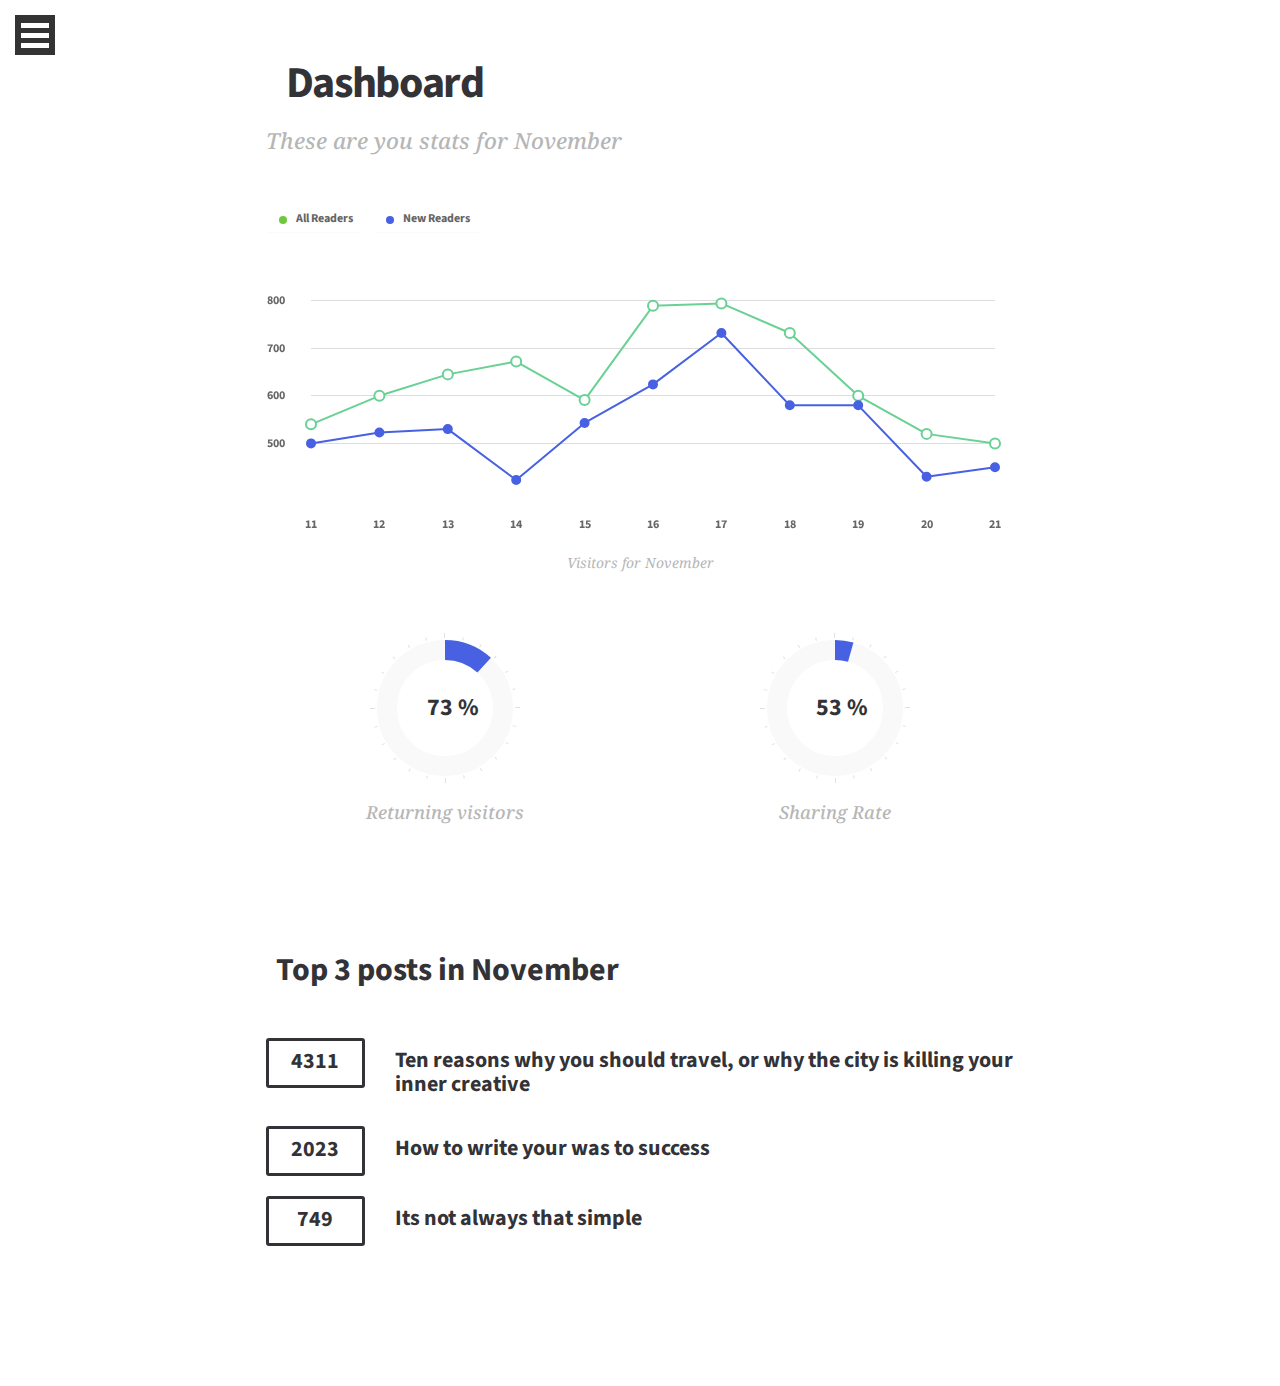
<file: dashboard.html>
<!DOCTYPE html>
<html class="no-js">
    <head>
        <meta charset="utf-8">
        <meta http-equiv="X-UA-Compatible" content="IE=edge,chrome=1">
        <title>Dashboard</title>
        <meta name="description" content="">
        <meta name="viewport" content="width=device-width">

        <link rel="stylesheet" href="css/bootstrap.min.css">
        <link rel="stylesheet" href="css/main.css">

        <script src="js/vendor/modernizr-2.6.2-respond-1.1.0.min.js"></script>
    </head>
    <body>

    <span class="menu-trigger writer-icon menu-dashboard animated fadeInDown">
        <span class="bar"></span>
        <span class="bar"></span>
        <span class="bar"></span>
    </span>

    <!-- if the user has javascript disabled they can still use the menu -->
    <noscript>
        <div class="no-js-menu no-js-dashboard">
            <ul>
                <li><i class="entypo-home"></i><a href="index.html">Home</a></li>
                <li><i class="entypo-user"></i><a href="#">John Smith</a></li>
                <li><i class="entypo-star"></i><a href="favorites.html">Favorites</a></li>
                <li><i class="entypo-chart-area"></i><a href="dashboard.html">Stats</a></li>
            </ul>
        </div>
    </noscript>
    <!-- end no script -->

    <div class="container">
        <div class="row">

        <div id="menu">
            <ul>
                <li><i class="entypo-home"></i><a href="index.html">Home</a></li>
                <li><i class="entypo-user"></i><a href="">John Smith</a></li>
                <li><i class="entypo-star"></i><a href="favorites.html">Favorites</a></li>
                <li><i class="entypo-chart-area"></i><a href="dashboard.html">Stats</a></li>
            </ul>
        </div>
        <div class="col-xs-12 main-content single-content stats-content">

            <h1><i class="entypo-window"></i>Dashboard</h1>
            <h3 class="stats-subtitle">These are you stats for November</h3>

            <!-- Graph HTML -->
            <div id="graph-wrapper">
                <div class="graph-info">
                    <a class="visitors">All Readers</a>
                    <a class="returning">New Readers</a>

                    <a href="#" id="bars">
                        <i class="entypo-chart-bar"></i>
                    </a>

                    <a href="#" id="lines" class="active">
                        <i class="entypo-chart-line"></i>
                    </a>
                </div>

                <div class="graph-container">
                    <div id="graph-lines"></div>
                    <div id="graph-bars"></div>
                </div>
            <!-- end Graph HTML -->
            </div>
            <span class="graph-title"> Visitors for November </span>

            <div class="row pie-charts"> <!-- PIE CHARTS -->

                <div class="col-xs-12 col-sm-6">
                    <div class="chart chart-visitors percentage" data-percent="73">
                        <span >73</span>
                    </div>
                    <div class="pie-title">
                        <h3>Returning visitors </h3>
                    </div>
                </div>

                <div class="col-xs-12 col-sm-6">

                    <div class="chart chart-downloads percentage" data-percent="53">
                        <span>53</span>
                    </div>
                    <div class="pie-title">
                        <h3>Sharing Rate </h3>
                    </div>
                </div>
            </div><!-- END PIE ROW -->

            <div class="row">
                <div class="top-posts col-xs-12">
                    <h2><i class="entypo-trophy"></i> Top 3 posts in November</h2>
                </div>

                <div class="col-xs-12 col-sm-3 col-md-2">
                    <span class="view-count">4311</span>
                </div>

                <div class="col-xs-12 col-sm-9 col-md-10">
                    <h3 class="top-post"> <a href="#">Ten reasons why you should travel, or why the city is killing your inner creative</a></h3>
                </div>

                 <div class="col-xs-12 col-sm-3 col-md-2">
                    <span class="view-count">2023</span>
                </div>

                <div class="col-xs-12 col-sm-9 col-md-10">
                    <h3 class="top-post"> <a href="#"> How to write your was to success</a></h3>
                </div>

                 <div class="col-xs-12 col-sm-3 col-md-2">
                    <span class="view-count">749</span>
                </div>

                <div class="col-xs-12 col-sm-9 col-md-10">
                    <h3 class="top-post"><a href="#">Its not always that simple</a></h3>
                </div>

            </div>


        </div><!-- main-content/col -->

        </div> <!--/row -->

    </div> <!-- /container -->

          <script src="//ajax.googleapis.com/ajax/libs/jquery/1.10.2/jquery.min.js"></script>
        <script>window.jQuery || document.write('<script src="js/vendor/jquery-1.10.1.min.js"><\/script>')</script>

        <script src="js/vendor/jquery.jpanelmenu.min.js"></script>
        <script src="js/vendor/jquery.flot.min.js"></script>
        <script src="js/vendor/jquery.flot.resize.min.js"></script>
        <script src="js/vendor/jquery.easypiechart.min.js"></script>
        <script src="js/vendor/bootstrap.min.js"></script>

        <script src="js/main.js"></script>
    </body>
</html>
</file>
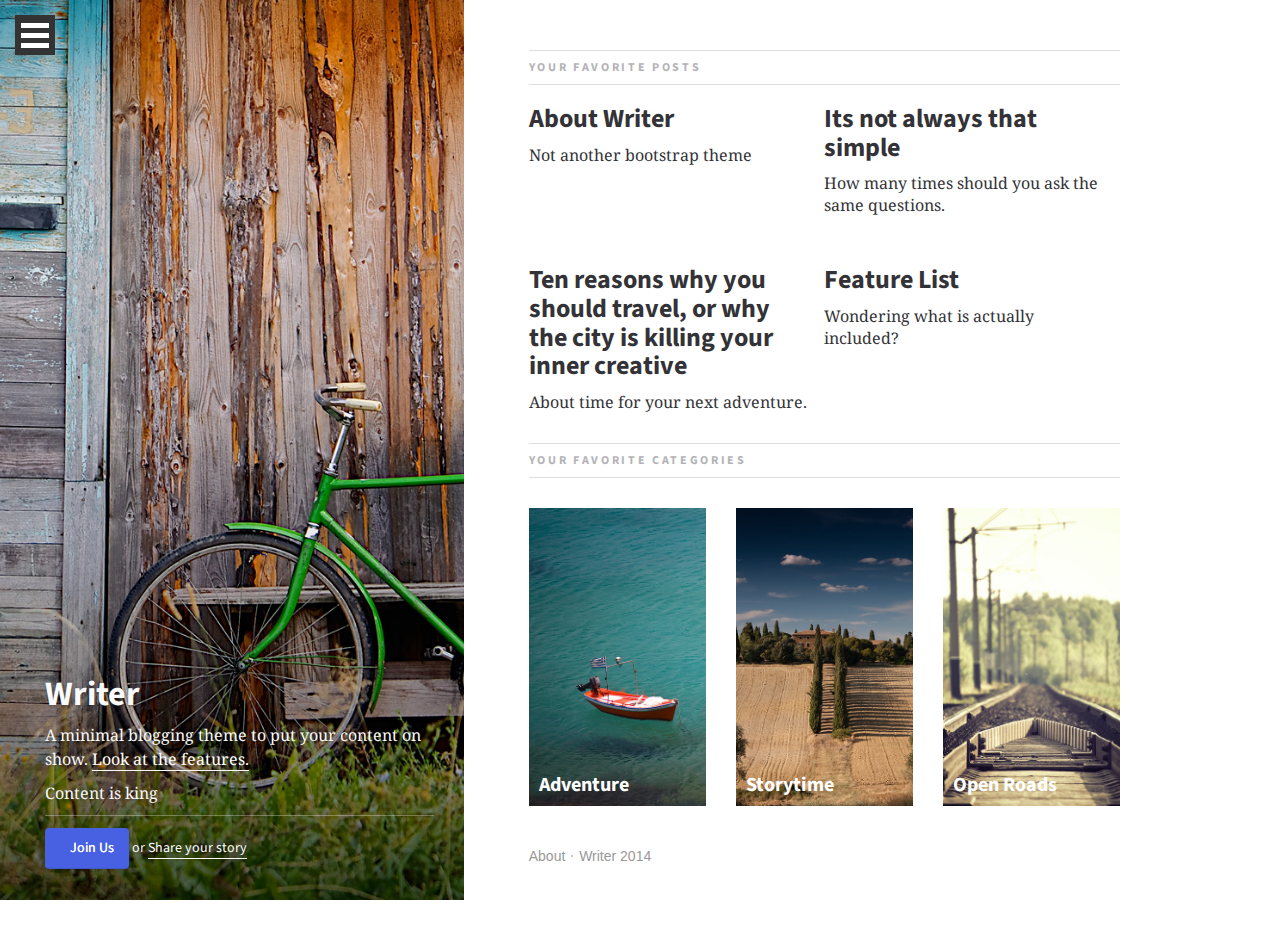
<file: favorites.html>
<!DOCTYPE html>
<html class="no-js">
    <head>
        <meta charset="utf-8">
        <meta http-equiv="X-UA-Compatible" content="IE=edge,chrome=1">
        <title>Favorites</title>
        <meta name="description" content="">
        <meta name="viewport" content="width=device-width">

        <link rel="stylesheet" href="css/bootstrap.min.css">
        <link rel="stylesheet" href="css/main.css">

        <script src="js/vendor/modernizr-2.6.2-respond-1.1.0.min.js"></script>
    </head>
    <body >

    <div class="container home-container">
        <div class="row">

        <div id="menu">
            <ul>
                <li><i class="entypo-home"></i><a href="index.html">Home</a></li>
                <li><i class="entypo-user"></i><a href="">John Smith</a></li>
                <li><i class="entypo-star"></i><a href="favorites.html">Favorites</a></li>
                <li><i class="entypo-chart-area"></i><a href="dashboard.html">Stats</a></li>
            </ul>
        </div>

            <div class="sidebar sidebar-fav col-md-5 col-sm-12 ">

                <span class="menu-trigger writer-icon side-writer-icon animated fadeInDown">
                    <span class="bar"></span>
                    <span class="bar"></span>
                    <span class="bar"></span>
                </span>

                <!-- if the user has javascript disabled they can still use the menu -->
                <noscript>
                    <div class="no-js-menu">
                        <ul>
                            <li><i class="entypo-home"></i><a href="indexhtml">Home</a></li>
                            <li><i class="entypo-user"></i><a href="#">John Smith</a></li>
                            <li><i class="entypo-star"></i><a href="favorites.html">Favorites</a></li>
                            <li><i class="entypo-chart-area"></i><a href="dashboard.html">Stats</a></li>
                        </ul>
                    </div>
                </noscript>
                <!-- end no script -->

                <div class="site-info">
                    <div class="primary-info">
                    <h1>Writer</h1>
                        <p>A minimal blogging theme to put your content on show. <a href="post.html">Look at the features.</a> </p>

                        <p>Content is king</p>
                    </div>
                    <div class="secondary-info">

                        <p><a class="btn-writer btn-post" href="#"><i class="entypo-doc-text"></i>Join Us</a> or <a href="#">Share your story</a></p>
                    </div>
                </div>

            </div>

            <div class="col-md-7 col-sm-12 col-md-offset-5 main-content">

                <div class="favorites">
                    <h2>Your favorite posts</h2>
                </div>

                <div class="favorite-posts clearfix animated fadeIn ">

                    <section>
                        <div class="post-favorite col-xs-12 col-sm-6  no-gutter">

                        <h2><a href="post.html">About Writer</a></h2>
                        <p>Not another bootstrap theme </p>
                        </div>


                        <div class="post-favorite col-xs-12 col-sm-6 no-gutter">

                        <h2><a href="post.html">Its not always that simple</a></h2>
                        <p>How many times should you ask the same questions. </p>
                            </div>

                        <div class="post-favorite col-xs-12 col-sm-6 no-gutter">

                        <h2><a href="post.html">Ten reasons why you should travel, or why the city is killing your inner creative</a></h2>
                        <p>About time for your next adventure. </p>
                        </div>

                        <div class="post-favorite col-xs-12 col-sm-6 no-gutter">

                        <h2><a href="post.html">Feature List</a></h2>
                        <p>Wondering what is actually included? </p>
                        </div>
                    </section>


            </div><!-- Home page posts -->

            <div class="favorites">
                    <h2> Your favorite categories </h2>
            </div>

            <div class="favorite-categories animated fadeIn ">
                <div class="category row">
                    <section>
                        <div class="category-preview col-xs-6 col-sm-4 ">
                            <h2>Adventure</h2>
                            <a href="category.html"><img src="img/cover-4.jpg" alt="category-image"></a>
                        </div>

                        <div class="category-preview col-xs-6 col-sm-4 ">
                            <h2>Storytime</h2>
                            <a href="category.html"><img src="img/cover-6.jpg" alt="category-image"></a>
                        </div>

                        <div class="category-preview col-xs-6 col-sm-4 ">
                            <h2>Open Roads</h2>
                             <a href="category.html"><img src="img/cover-9.jpg" alt="category-image"></a>
                        </div>
                    </section>
                </div>
            </div>
            <div class="home-footer">
                <a href="post.html"> About </a>
                <i class="link-spacer"></i>
                <a href="post.html"> Writer 2014 </a>
            </div>

            </div><!-- main content -->

        </div> <!--/row -->

    </div> <!-- /container -->

          <script src="//ajax.googleapis.com/ajax/libs/jquery/1.10.2/jquery.min.js"></script>
        <script>window.jQuery || document.write('<script src="js/vendor/jquery-1.10.1.min.js"><\/script>')</script>
        <script src="js/vendor/jquery.jpanelmenu.min.js"></script>
        <script src="js/vendor/bootstrap.min.js"></script>

        <script src="js/main.js"></script>
    </body>
</html>
</file>
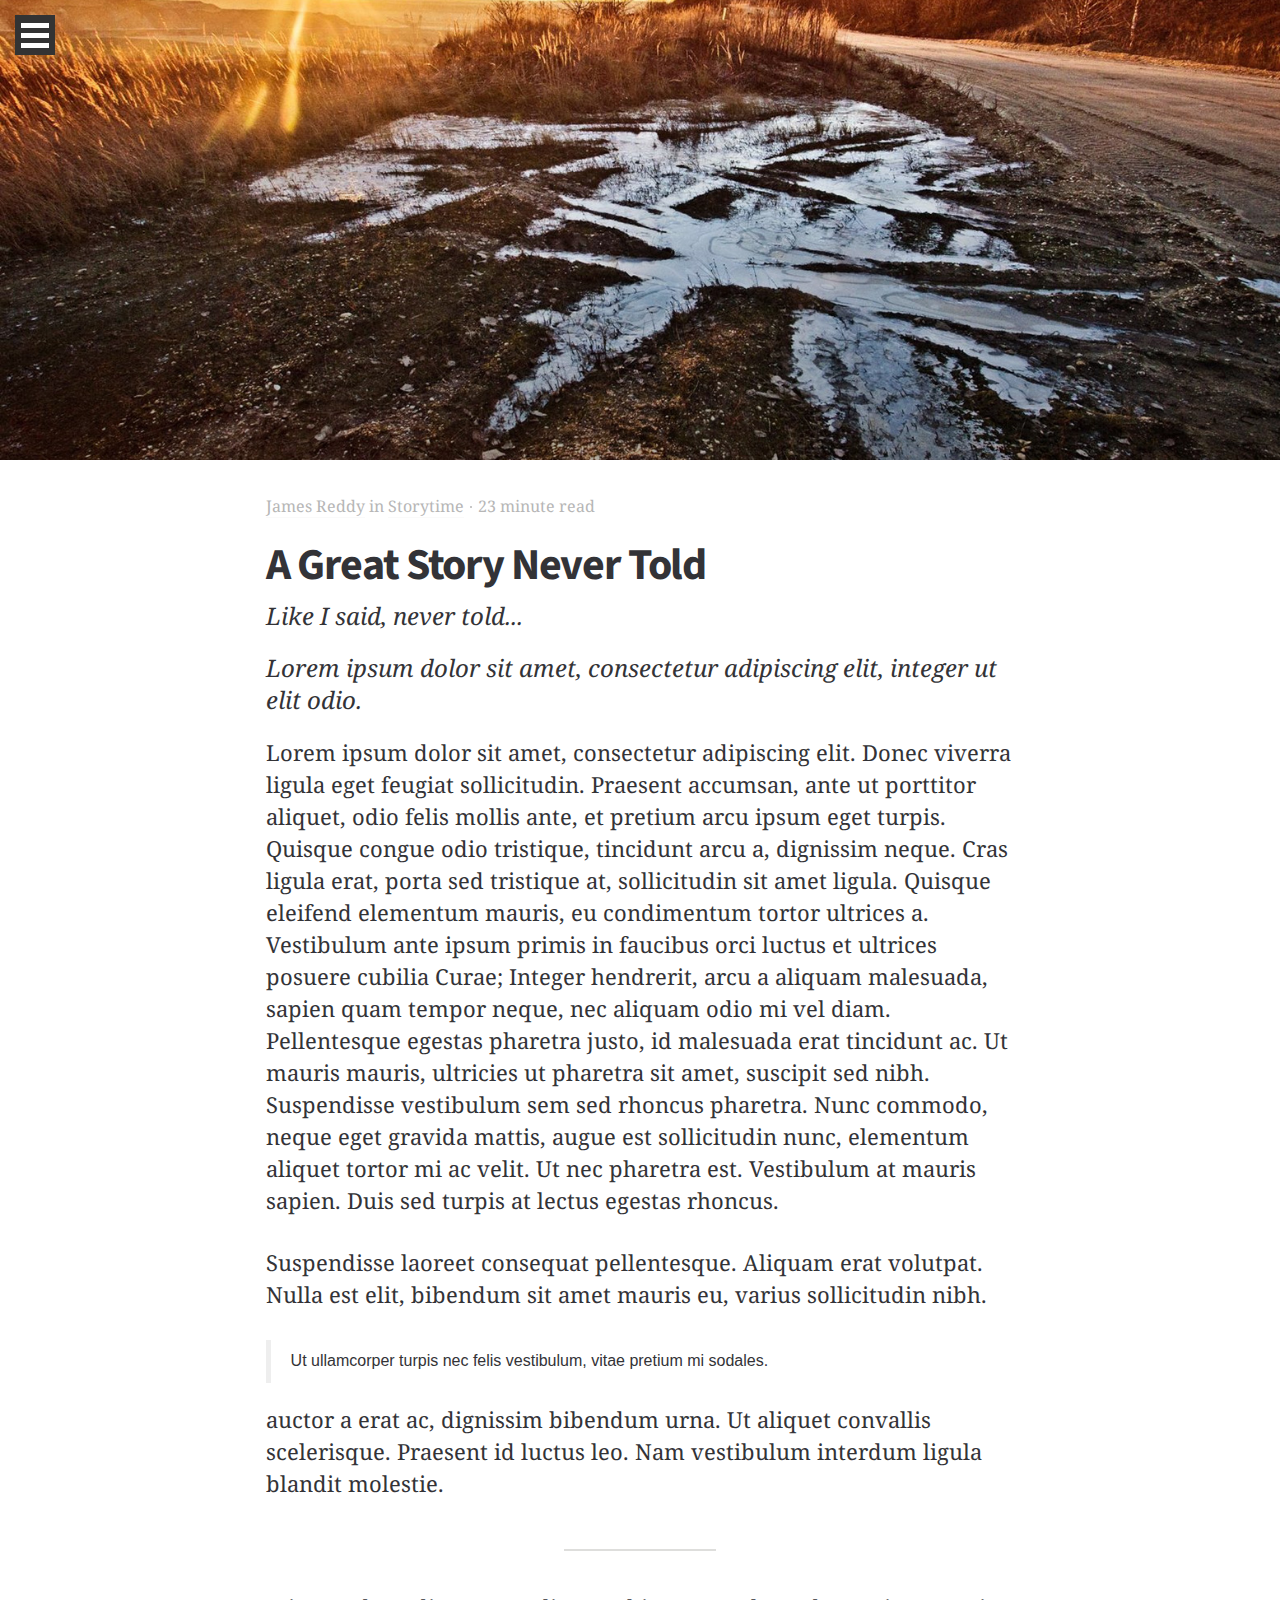
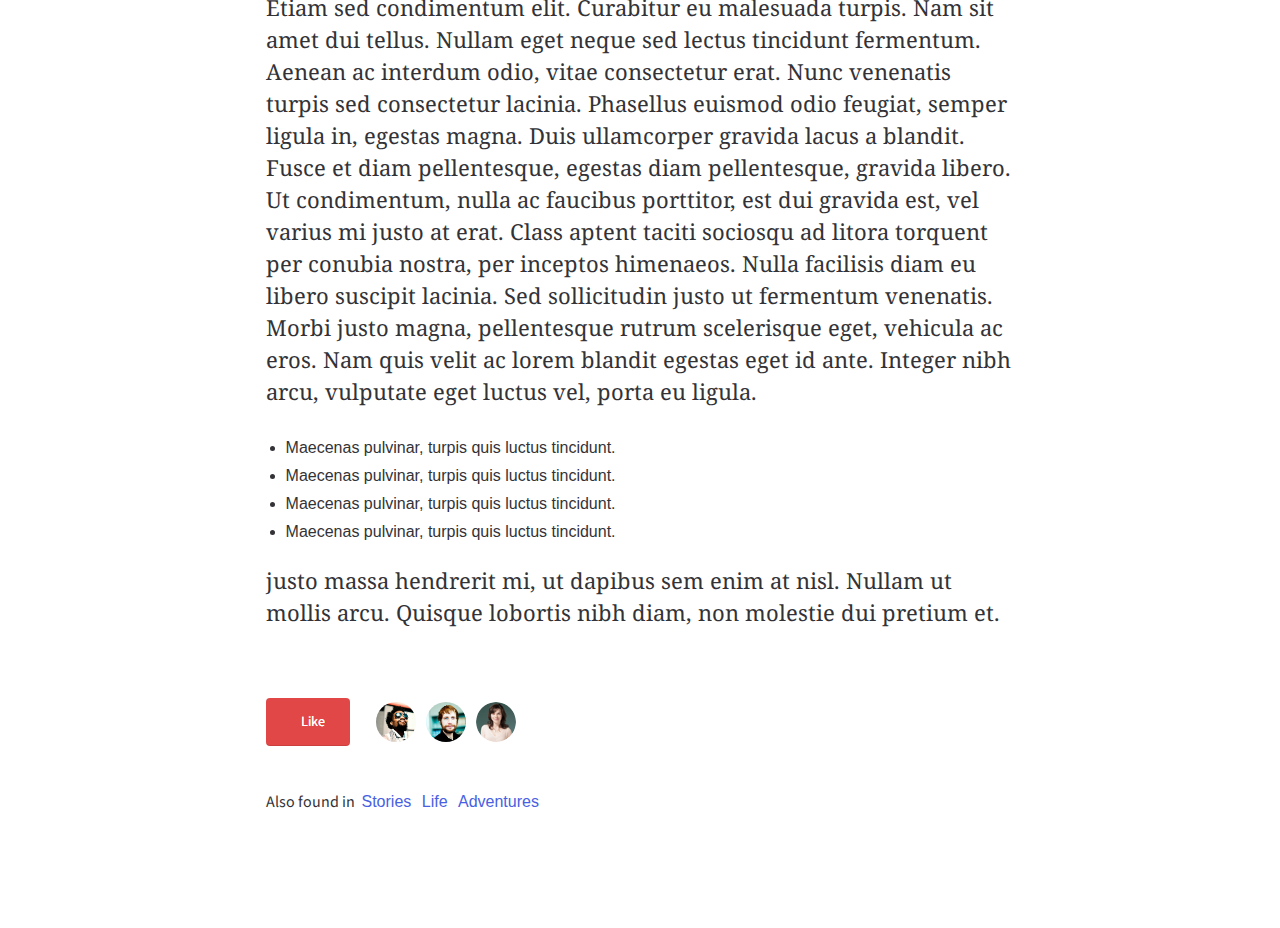
<file: post.html>
<!DOCTYPE html>
<html class="no-js">
    <head>
        <meta charset="utf-8">
        <meta http-equiv="X-UA-Compatible" content="IE=edge,chrome=1">
        <title>Writer Post</title>
        <meta name="description" content="">
        <meta name="viewport" content="width=device-width">

        <link rel="stylesheet" href="css/bootstrap.min.css">
        <link rel="stylesheet" href="css/main.css">

        <script src="js/vendor/modernizr-2.6.2-respond-1.1.0.min.js"></script>
    </head>
    <body>

    <span class="menu-trigger writer-icon animated fadeInDown">
        <span class="bar"></span>
        <span class="bar"></span>
        <span class="bar"></span>
    </span>
    <div class="hero-image hero-a-great-story" style="">

        <!-- if the user has javascript disabled they can still use the menu -->
        <noscript>
            <div class="no-js-menu">
                <ul>
                    <li><i class="entypo-home"></i><a href="index.html">Home</a></li>
                    <li><i class="entypo-user"></i><a href="#">John Smith</a></li>
                    <li><i class="entypo-star"></i><a href="favorites.html">Favorites</a></li>
                    <li><i class="entypo-chart-area"></i><a href="dashboard.html">Stats</a></li>
                </ul>
            </div>
        </noscript>
        <!-- end no script -->

    </div>

    <div class="container">
        <div class="row">

        <div id="menu">
            <ul>
                <li><i class="entypo-home"></i><a href="index.html">Home</a></li>
                <li><i class="entypo-user"></i><a href="">John Smith</a></li>
                <li><i class="entypo-star"></i><a href="favorites.html">Favorites</a></li>
                <li><i class="entypo-chart-area"></i><a href="dashboard.html">Stats</a></li>

            </ul>
        </div>
        <div class="col-xs-12 main-content single-content">
            <p class="meta">
                <a class="" href="category.html">James Reddy</a> in <a class="" href="category.html">Storytime</a> <i class="link-spacer"></i> <i class="entypo-bookmark"></i> 23 minute read
            </p>
            <h1>A Great Story Never Told</h1>

            <p class="subtitle">Like I said, never told...</p>

            <p class="subtitle">Lorem ipsum dolor sit amet, consectetur adipiscing elit, integer ut elit odio. </p>

            <p>Lorem ipsum dolor sit amet, consectetur adipiscing elit. Donec viverra ligula eget feugiat sollicitudin. Praesent accumsan, ante ut porttitor aliquet, odio felis mollis ante, et pretium arcu ipsum eget turpis. Quisque congue odio tristique, tincidunt arcu a, dignissim neque. Cras ligula erat, porta sed tristique at, sollicitudin sit amet ligula. Quisque eleifend elementum mauris, eu condimentum tortor ultrices a. Vestibulum ante ipsum primis in faucibus orci luctus et ultrices posuere cubilia Curae; Integer hendrerit, arcu a aliquam malesuada, sapien quam tempor neque, nec aliquam odio mi vel diam. Pellentesque egestas pharetra justo, id malesuada erat tincidunt ac. Ut mauris mauris, ultricies ut pharetra sit amet, suscipit sed nibh. Suspendisse vestibulum sem sed rhoncus pharetra. Nunc commodo, neque eget gravida mattis, augue est sollicitudin nunc, elementum aliquet tortor mi ac velit. Ut nec pharetra est. Vestibulum at mauris sapien. Duis sed turpis at lectus egestas rhoncus.</p>

            <p>Suspendisse laoreet consequat pellentesque. Aliquam erat volutpat. Nulla est elit, bibendum sit amet mauris eu, varius sollicitudin nibh.</p>

            <blockquote>Ut ullamcorper turpis nec felis vestibulum, vitae pretium mi sodales.</blockquote>

            <p>auctor a erat ac, dignissim bibendum urna. Ut aliquet convallis scelerisque. Praesent id luctus leo. Nam vestibulum interdum ligula blandit molestie.</p>

            <hr>

            <p>Etiam sed condimentum elit. Curabitur eu malesuada turpis. Nam sit amet dui tellus. Nullam eget neque sed lectus tincidunt fermentum. Aenean ac interdum odio, vitae consectetur erat. Nunc venenatis turpis sed consectetur lacinia. Phasellus euismod odio feugiat, semper ligula in, egestas magna. Duis ullamcorper gravida lacus a blandit. Fusce et diam pellentesque, egestas diam pellentesque, gravida libero. Ut condimentum, nulla ac faucibus porttitor, est dui gravida est, vel varius mi justo at erat. Class aptent taciti sociosqu ad litora torquent per conubia nostra, per inceptos himenaeos. Nulla facilisis diam eu libero suscipit lacinia. Sed sollicitudin justo ut fermentum venenatis. Morbi justo magna, pellentesque rutrum scelerisque eget, vehicula ac eros. Nam quis velit ac lorem blandit egestas eget id ante. Integer nibh arcu, vulputate eget luctus vel, porta eu ligula.</p>

                <ul>
                    <li>Maecenas pulvinar, turpis quis luctus tincidunt.</li>
                    <li>Maecenas pulvinar, turpis quis luctus tincidunt.</li>
                    <li>Maecenas pulvinar, turpis quis luctus tincidunt.</li>
                    <li>Maecenas pulvinar, turpis quis luctus tincidunt.</li>
                </ul>

            <p>justo massa hendrerit mi, ut dapibus sem enim at nisl. Nullam ut mollis arcu. Quisque lobortis nibh diam, non molestie dui pretium et.</p>

        <div class="single-footer">
            <div class="social clearfix">
                <a class="btn btn-writer btn-like" href="#"><i class="entypo-heart"></i>Like</a>
                <img src="img/profile-2.jpg" class="liked-this-icon" alt="user-image">
                <img src="img/profile-3.jpg" class="liked-this-icon" alt="user-image">
                <img src="img/profile-5.png" class="liked-this-icon" alt="user-image">

                <a class="social-icon" href="#">
                    <i class="entypo-twitter"></i>
                </a>
                <a class="social-icon" href="#">
                    <i class="entypo-facebook-squared"></i>
                </a>

            </div>
            <div class="category-list">
                <p>Also found in</p>
                <ul>
                    <li><a href="#">Stories</a></li>
                    <li><a href="#">Life</a></li>
                    <li><a href="#">Adventures</a></li>
                </ul>
            </div>
        </div>

        </div><!-- main-content/col -->


        </div> <!--/row -->

    </div> <!-- /container -->

          <script src="//ajax.googleapis.com/ajax/libs/jquery/1.10.2/jquery.min.js"></script>
        <script>window.jQuery || document.write('<script src="js/vendor/jquery-1.10.1.min.js"><\/script>')</script>

        <script src="js/vendor/jquery.jpanelmenu.min.js"></script>
        <script src="js/vendor/bootstrap.min.js"></script>

        <script src="js/main.js"></script>
    </body>
</html>
</file>
<file: css/main.css>
@import url(http://fonts.googleapis.com/css?family=Source+Sans+Pro:400,700|Droid+Serif:400,400italic,700);
@import url(http://weloveiconfonts.com/api/?family=entypo);
/* line 13, ../sass/_type.sass */
body,
button,
input,
select,
textarea {
  text-rendering: optimizeLegibility;
  -webkit-font-smoothing: antialiased;
  color: #333337;
}

/* line 22, ../sass/_type.sass */
p {
  margin-bottom: 30px;
  font-family: "Droid Serif", serif;
  font-size: 18px;
  font-size: 1.8rem;
  line-height: 24px;
  line-height: 2.4rem;
}
@media (min-width: 768px) {
  /* line 22, ../sass/_type.sass */
  p {
    font-size: 20px;
    font-size: 2rem;
    line-height: 28px;
    line-height: 2.8rem;
  }
}
@media (min-width: 992px) {
  /* line 22, ../sass/_type.sass */
  p {
    font-size: 22px;
    font-size: 2.2rem;
    line-height: 32px;
    line-height: 3.2rem;
  }
}

/* line 35, ../sass/_type.sass */
a {
  text-decoration: none;
  color: white;
  border-bottom: solid 1px #fafafa;
}
/* line 40, ../sass/_type.sass */
a:hover {
  color: #4761e2;
  text-decoration: none;
  -webkit-transition: all, 300ms;
  -moz-transition: all, 300ms;
  -o-transition: all, 300ms;
  transition: all, 300ms;
}

/* line 45, ../sass/_type.sass */
h1,
h2 {
  font-family: "Source Sans Pro", sans-serif;
  font-weight: 700;
}

/* line 50, ../sass/_type.sass */
h1 {
  font-size: 38px;
  font-size: 3.8rem;
}

/* line 53, ../sass/_type.sass */
h2 {
  font-size: 32px;
  font-size: 3.2rem;
}

/* line 57, ../sass/_type.sass */
h3 {
  font-size: 26px;
  font-size: 2.6rem;
  font-family: "Droid Serif", serif;
}

/* line 61, ../sass/_type.sass */
h4 {
  font-family: "Droid Serif", serif;
}

/* line 64, ../sass/_type.sass */
b {
  font-weight: 700;
}

/* line 66, ../sass/_type.sass */
i {
  font-style: italic;
}

/* line 68, ../sass/_type.sass */
ul,
ol {
  margin-bottom: 20px;
  padding-left: 20px;
  font-size: 16px;
  font-size: 1.6rem;
}
/* line 74, ../sass/_type.sass */
ul li,
ol li {
  margin: 5px 0;
}

/* line 77, ../sass/_type.sass */
[class*="entypo-"]:before {
  font-family: "entypo", sans-serif;
}

/* line 1, ../sass/_animate.scss */
.animated {
  -webkit-animation-fill-mode: both;
  -moz-animation-fill-mode: both;
  -ms-animation-fill-mode: both;
  -o-animation-fill-mode: both;
  animation-fill-mode: both;
  -webkit-animation-duration: 1s;
  -moz-animation-duration: 1s;
  -ms-animation-duration: 1s;
  -o-animation-duration: 1s;
  animation-duration: 1s;
}

/* line 1, ../sass/_animate.scss */
.animated.hinge {
  -webkit-animation-duration: 1s;
  -moz-animation-duration: 1s;
  -ms-animation-duration: 1s;
  -o-animation-duration: 1s;
  animation-duration: 1s;
}

@-webkit-keyframes fadeIn {
  /* line 2, ../sass/_animate.scss */
  0% {
    opacity: 0;
  }

  /* line 2, ../sass/_animate.scss */
  100% {
    opacity: 1;
  }
}

@-moz-keyframes fadeIn {
  /* line 6, ../sass/_animate.scss */
  0% {
    opacity: 0;
  }

  /* line 7, ../sass/_animate.scss */
  100% {
    opacity: 1;
  }
}

@-o-keyframes fadeIn {
  /* line 11, ../sass/_animate.scss */
  0% {
    opacity: 0;
  }

  /* line 12, ../sass/_animate.scss */
  100% {
    opacity: 1;
  }
}

@keyframes fadeIn {
  /* line 16, ../sass/_animate.scss */
  0% {
    opacity: 0;
  }

  /* line 17, ../sass/_animate.scss */
  100% {
    opacity: 1;
  }
}

/* line 20, ../sass/_animate.scss */
.fadeIn {
  -webkit-animation-name: fadeIn;
  -moz-animation-name: fadeIn;
  -o-animation-name: fadeIn;
  animation-name: fadeIn;
}

@-webkit-keyframes fadeInUp {
  /* line 27, ../sass/_animate.scss */
  0% {
    opacity: 0;
    -webkit-transform: translateY(20px);
  }

  /* line 32, ../sass/_animate.scss */
  100% {
    opacity: 1;
    -webkit-transform: translateY(0);
  }
}

@-moz-keyframes fadeInUp {
  /* line 39, ../sass/_animate.scss */
  0% {
    opacity: 0;
    -moz-transform: translateY(20px);
  }

  /* line 44, ../sass/_animate.scss */
  100% {
    opacity: 1;
    -moz-transform: translateY(0);
  }
}

@-o-keyframes fadeInUp {
  /* line 51, ../sass/_animate.scss */
  0% {
    opacity: 0;
    -o-transform: translateY(20px);
  }

  /* line 56, ../sass/_animate.scss */
  100% {
    opacity: 1;
    -o-transform: translateY(0);
  }
}

@keyframes fadeInUp {
  /* line 63, ../sass/_animate.scss */
  0% {
    opacity: 0;
    transform: translateY(20px);
  }

  /* line 68, ../sass/_animate.scss */
  100% {
    opacity: 1;
    transform: translateY(0);
  }
}

/* line 74, ../sass/_animate.scss */
.fadeInUp {
  -webkit-animation-name: fadeInUp;
  -moz-animation-name: fadeInUp;
  -o-animation-name: fadeInUp;
  animation-name: fadeInUp;
}

@-webkit-keyframes fadeInDown {
  /* line 81, ../sass/_animate.scss */
  0% {
    opacity: 0;
    -webkit-transform: translateY(-20px);
  }

  /* line 86, ../sass/_animate.scss */
  100% {
    opacity: 1;
    -webkit-transform: translateY(0);
  }
}

@-moz-keyframes fadeInDown {
  /* line 93, ../sass/_animate.scss */
  0% {
    opacity: 0;
    -moz-transform: translateY(-20px);
  }

  /* line 98, ../sass/_animate.scss */
  100% {
    opacity: 1;
    -moz-transform: translateY(0);
  }
}

@-o-keyframes fadeInDown {
  /* line 105, ../sass/_animate.scss */
  0% {
    opacity: 0;
    -o-transform: translateY(-20px);
  }

  /* line 110, ../sass/_animate.scss */
  100% {
    opacity: 1;
    -o-transform: translateY(0);
  }
}

@keyframes fadeInDown {
  /* line 117, ../sass/_animate.scss */
  0% {
    opacity: 0;
    transform: translateY(-20px);
  }

  /* line 122, ../sass/_animate.scss */
  100% {
    opacity: 1;
    transform: translateY(0);
  }
}

/* line 128, ../sass/_animate.scss */
.fadeInDown {
  -webkit-animation-name: fadeInDown;
  -moz-animation-name: fadeInDown;
  -o-animation-name: fadeInDown;
  animation-name: fadeInDown;
}

@-webkit-keyframes fadeInLeft {
  /* line 135, ../sass/_animate.scss */
  0% {
    opacity: 0;
    -webkit-transform: translateX(-20px);
  }

  /* line 140, ../sass/_animate.scss */
  100% {
    opacity: 1;
    -webkit-transform: translateX(0);
  }
}

@-moz-keyframes fadeInLeft {
  /* line 147, ../sass/_animate.scss */
  0% {
    opacity: 0;
    -moz-transform: translateX(-20px);
  }

  /* line 152, ../sass/_animate.scss */
  100% {
    opacity: 1;
    -moz-transform: translateX(0);
  }
}

@-o-keyframes fadeInLeft {
  /* line 159, ../sass/_animate.scss */
  0% {
    opacity: 0;
    -o-transform: translateX(-20px);
  }

  /* line 164, ../sass/_animate.scss */
  100% {
    opacity: 1;
    -o-transform: translateX(0);
  }
}

@keyframes fadeInLeft {
  /* line 171, ../sass/_animate.scss */
  0% {
    opacity: 0;
    transform: translateX(-20px);
  }

  /* line 176, ../sass/_animate.scss */
  100% {
    opacity: 1;
    transform: translateX(0);
  }
}

/* line 182, ../sass/_animate.scss */
.fadeInLeft {
  -webkit-animation-name: fadeInLeft;
  -moz-animation-name: fadeInLeft;
  -o-animation-name: fadeInLeft;
  animation-name: fadeInLeft;
}

@-webkit-keyframes fadeInRight {
  /* line 189, ../sass/_animate.scss */
  0% {
    opacity: 0;
    -webkit-transform: translateX(20px);
  }

  /* line 194, ../sass/_animate.scss */
  100% {
    opacity: 1;
    -webkit-transform: translateX(0);
  }
}

@-moz-keyframes fadeInRight {
  /* line 201, ../sass/_animate.scss */
  0% {
    opacity: 0;
    -moz-transform: translateX(20px);
  }

  /* line 206, ../sass/_animate.scss */
  100% {
    opacity: 1;
    -moz-transform: translateX(0);
  }
}

@-o-keyframes fadeInRight {
  /* line 213, ../sass/_animate.scss */
  0% {
    opacity: 0;
    -o-transform: translateX(20px);
  }

  /* line 218, ../sass/_animate.scss */
  100% {
    opacity: 1;
    -o-transform: translateX(0);
  }
}

@keyframes fadeInRight {
  /* line 225, ../sass/_animate.scss */
  0% {
    opacity: 0;
    transform: translateX(20px);
  }

  /* line 230, ../sass/_animate.scss */
  100% {
    opacity: 1;
    transform: translateX(0);
  }
}

/* line 236, ../sass/_animate.scss */
.fadeInRight {
  -webkit-animation-name: fadeInRight;
  -moz-animation-name: fadeInRight;
  -o-animation-name: fadeInRight;
  animation-name: fadeInRight;
}

@-webkit-keyframes fadeInDownBig {
  /* line 243, ../sass/_animate.scss */
  0% {
    opacity: 0;
    -webkit-transform: translateY(-2000px);
  }

  /* line 248, ../sass/_animate.scss */
  100% {
    opacity: 1;
    -webkit-transform: translateY(0);
  }
}

@-moz-keyframes fadeInDownBig {
  /* line 255, ../sass/_animate.scss */
  0% {
    opacity: 0;
    -moz-transform: translateY(-2000px);
  }

  /* line 260, ../sass/_animate.scss */
  100% {
    opacity: 1;
    -moz-transform: translateY(0);
  }
}

@-o-keyframes fadeInDownBig {
  /* line 267, ../sass/_animate.scss */
  0% {
    opacity: 0;
    -o-transform: translateY(-2000px);
  }

  /* line 272, ../sass/_animate.scss */
  100% {
    opacity: 1;
    -o-transform: translateY(0);
  }
}

@keyframes fadeInDownBig {
  /* line 279, ../sass/_animate.scss */
  0% {
    opacity: 0;
    transform: translateY(-2000px);
  }

  /* line 284, ../sass/_animate.scss */
  100% {
    opacity: 1;
    transform: translateY(0);
  }
}

/* line 290, ../sass/_animate.scss */
.fadeInDownBig {
  -webkit-animation-name: fadeInDownBig;
  -moz-animation-name: fadeInDownBig;
  -o-animation-name: fadeInDownBig;
  animation-name: fadeInDownBig;
}

@-webkit-keyframes fadeOut {
  /* line 297, ../sass/_animate.scss */
  0% {
    opacity: 1;
  }

  /* line 298, ../sass/_animate.scss */
  100% {
    opacity: 0;
  }
}

@-moz-keyframes fadeOut {
  /* line 302, ../sass/_animate.scss */
  0% {
    opacity: 1;
  }

  /* line 303, ../sass/_animate.scss */
  100% {
    opacity: 0;
  }
}

@-o-keyframes fadeOut {
  /* line 307, ../sass/_animate.scss */
  0% {
    opacity: 1;
  }

  /* line 308, ../sass/_animate.scss */
  100% {
    opacity: 0;
  }
}

@keyframes fadeOut {
  /* line 312, ../sass/_animate.scss */
  0% {
    opacity: 1;
  }

  /* line 313, ../sass/_animate.scss */
  100% {
    opacity: 0;
  }
}

/* line 316, ../sass/_animate.scss */
.fadeOut {
  -webkit-animation-name: fadeOut;
  -moz-animation-name: fadeOut;
  -o-animation-name: fadeOut;
  animation-name: fadeOut;
}

@-webkit-keyframes fadeOutUp {
  /* line 323, ../sass/_animate.scss */
  0% {
    opacity: 1;
    -webkit-transform: translateY(0);
  }

  /* line 328, ../sass/_animate.scss */
  100% {
    opacity: 0;
    -webkit-transform: translateY(-20px);
  }
}

@-moz-keyframes fadeOutUp {
  /* line 334, ../sass/_animate.scss */
  0% {
    opacity: 1;
    -moz-transform: translateY(0);
  }

  /* line 339, ../sass/_animate.scss */
  100% {
    opacity: 0;
    -moz-transform: translateY(-20px);
  }
}

@-o-keyframes fadeOutUp {
  /* line 345, ../sass/_animate.scss */
  0% {
    opacity: 1;
    -o-transform: translateY(0);
  }

  /* line 350, ../sass/_animate.scss */
  100% {
    opacity: 0;
    -o-transform: translateY(-20px);
  }
}

@keyframes fadeOutUp {
  /* line 356, ../sass/_animate.scss */
  0% {
    opacity: 1;
    transform: translateY(0);
  }

  /* line 361, ../sass/_animate.scss */
  100% {
    opacity: 0;
    transform: translateY(-20px);
  }
}

/* line 367, ../sass/_animate.scss */
.fadeOutUp {
  -webkit-animation-name: fadeOutUp;
  -moz-animation-name: fadeOutUp;
  -o-animation-name: fadeOutUp;
  animation-name: fadeOutUp;
}

@-webkit-keyframes fadeOutDown {
  /* line 374, ../sass/_animate.scss */
  0% {
    opacity: 1;
    -webkit-transform: translateY(0);
  }

  /* line 379, ../sass/_animate.scss */
  100% {
    opacity: 0;
    -webkit-transform: translateY(20px);
  }
}

@-moz-keyframes fadeOutDown {
  /* line 386, ../sass/_animate.scss */
  0% {
    opacity: 1;
    -moz-transform: translateY(0);
  }

  /* line 391, ../sass/_animate.scss */
  100% {
    opacity: 0;
    -moz-transform: translateY(20px);
  }
}

@-o-keyframes fadeOutDown {
  /* line 398, ../sass/_animate.scss */
  0% {
    opacity: 1;
    -o-transform: translateY(0);
  }

  /* line 403, ../sass/_animate.scss */
  100% {
    opacity: 0;
    -o-transform: translateY(20px);
  }
}

@keyframes fadeOutDown {
  /* line 410, ../sass/_animate.scss */
  0% {
    opacity: 1;
    transform: translateY(0);
  }

  /* line 415, ../sass/_animate.scss */
  100% {
    opacity: 0;
    transform: translateY(20px);
  }
}

/* line 421, ../sass/_animate.scss */
.fadeOutDown {
  -webkit-animation-name: fadeOutDown;
  -moz-animation-name: fadeOutDown;
  -o-animation-name: fadeOutDown;
  animation-name: fadeOutDown;
}

@-webkit-keyframes fadeOutLeft {
  /* line 428, ../sass/_animate.scss */
  0% {
    opacity: 1;
    -webkit-transform: translateX(0);
  }

  /* line 433, ../sass/_animate.scss */
  100% {
    opacity: 0;
    -webkit-transform: translateX(-20px);
  }
}

@-moz-keyframes fadeOutLeft {
  /* line 440, ../sass/_animate.scss */
  0% {
    opacity: 1;
    -moz-transform: translateX(0);
  }

  /* line 445, ../sass/_animate.scss */
  100% {
    opacity: 0;
    -moz-transform: translateX(-20px);
  }
}

@-o-keyframes fadeOutLeft {
  /* line 452, ../sass/_animate.scss */
  0% {
    opacity: 1;
    -o-transform: translateX(0);
  }

  /* line 457, ../sass/_animate.scss */
  100% {
    opacity: 0;
    -o-transform: translateX(-20px);
  }
}

@keyframes fadeOutLeft {
  /* line 464, ../sass/_animate.scss */
  0% {
    opacity: 1;
    transform: translateX(0);
  }

  /* line 469, ../sass/_animate.scss */
  100% {
    opacity: 0;
    transform: translateX(-20px);
  }
}

/* line 475, ../sass/_animate.scss */
.fadeOutLeft {
  -webkit-animation-name: fadeOutLeft;
  -moz-animation-name: fadeOutLeft;
  -o-animation-name: fadeOutLeft;
  animation-name: fadeOutLeft;
}

@-webkit-keyframes fadeOutRight {
  /* line 482, ../sass/_animate.scss */
  0% {
    opacity: 1;
    -webkit-transform: translateX(0);
  }

  /* line 487, ../sass/_animate.scss */
  100% {
    opacity: 0;
    -webkit-transform: translateX(20px);
  }
}

@-moz-keyframes fadeOutRight {
  /* line 494, ../sass/_animate.scss */
  0% {
    opacity: 1;
    -moz-transform: translateX(0);
  }

  /* line 499, ../sass/_animate.scss */
  100% {
    opacity: 0;
    -moz-transform: translateX(20px);
  }
}

@-o-keyframes fadeOutRight {
  /* line 506, ../sass/_animate.scss */
  0% {
    opacity: 1;
    -o-transform: translateX(0);
  }

  /* line 511, ../sass/_animate.scss */
  100% {
    opacity: 0;
    -o-transform: translateX(20px);
  }
}

@keyframes fadeOutRight {
  /* line 518, ../sass/_animate.scss */
  0% {
    opacity: 1;
    transform: translateX(0);
  }

  /* line 523, ../sass/_animate.scss */
  100% {
    opacity: 0;
    transform: translateX(20px);
  }
}

/* line 529, ../sass/_animate.scss */
.fadeOutRight {
  -webkit-animation-name: fadeOutRight;
  -moz-animation-name: fadeOutRight;
  -o-animation-name: fadeOutRight;
  animation-name: fadeOutRight;
}

/* line 1, ../sass/partials/_bootstrap-components.sass */
.btn-primary,
.label-primary,
.progress-bar-primary {
  background: #4761e2;
  border-color: #314edf;
}
/* line 7, ../sass/partials/_bootstrap-components.sass */
.btn-primary:hover,
.label-primary:hover,
.progress-bar-primary:hover {
  background: #2140d5;
  border-color: #213ed0;
}

/* line 11, ../sass/partials/_bootstrap-components.sass */
.btn-success,
.label-success,
.progress-bar-success {
  background: #1abc9c;
  border-color: #17a689;
}
/* line 17, ../sass/partials/_bootstrap-components.sass */
.btn-success:hover,
.label-success:hover,
.progress-bar-success:hover {
  background: #148f77;
  border-color: #138b73;
}

/* line 21, ../sass/partials/_bootstrap-components.sass */
.btn-warning,
.label-warning,
.progress-bar-warning {
  background: #f39c12;
  border-color: #e08e0b;
}
/* line 27, ../sass/partials/_bootstrap-components.sass */
.btn-warning:hover,
.label-warning:hover,
.progress-bar-warning:hover {
  background: #c87f0a;
  border-color: #c37b0a;
}

/* line 31, ../sass/partials/_bootstrap-components.sass */
.btn-danger,
.label-danger,
.progress-bar-danger {
  background: #e24747;
  border-color: #e03a3a;
}
/* line 37, ../sass/partials/_bootstrap-components.sass */
.btn-danger:hover,
.label-danger:hover,
.progress-bar-danger:hover {
  background: #dd2828;
  border-color: #dc2424;
}

/* line 41, ../sass/partials/_bootstrap-components.sass */
.btn-info,
.label-info,
.progress-bar-info {
  background: #9b59b6;
  border-color: #8f4bab;
}
/* line 47, ../sass/partials/_bootstrap-components.sass */
.btn-info:hover,
.label-info:hover,
.progress-bar-info:hover {
  background: #804399;
  border-color: #7d4295;
}

/* line 51, ../sass/partials/_bootstrap-components.sass */
.alert-success {
  background: #dbfaf4;
  border-color: #aef4e6;
  color: #117964;
}

/* line 56, ../sass/partials/_bootstrap-components.sass */
.alert-warning {
  background: #fef7ec;
  border-color: #fce3bc;
  color: #b06f09;
}

/* line 61, ../sass/partials/_bootstrap-components.sass */
.alert-danger {
  background: #fef7f7;
  border-color: #fae1e1;
  color: #be1e1e;
}

/* line 66, ../sass/partials/_bootstrap-components.sass */
.alert-info {
  background: #f0e7f4;
  border-color: #e6d5ed;
  color: #713b87;
}

/* line 72, ../sass/partials/_bootstrap-components.sass */
.progress,
.alert,
.panel {
  border-radius: 0;
}

/* line 1, ../sass/partials/_shared.sass */
.writer-icon,
.side-writer-icon {
  z-index: 1080;
  position: absolute;
  display: block;
  height: 40px;
  width: 40px;
  background: #333333;
  padding-top: 8px;
}
/* line 11, ../sass/partials/_shared.sass */
.writer-icon:hover,
.side-writer-icon:hover {
  pointer: cursor;
}
/* line 14, ../sass/partials/_shared.sass */
.writer-icon span,
.side-writer-icon span {
  height: 5px;
  width: 28px;
  float: left;
  display: block;
  margin: 0 6px 5px;
  background: white;
}

/* line 22, ../sass/partials/_shared.sass */
.writer-icon {
  top: 15px;
  left: 15px;
}

/* line 26, ../sass/partials/_shared.sass */
.menu-dashboard {
  top: 15px;
  left: 15px;
}

/* line 30, ../sass/partials/_shared.sass */
.meta {
  color: #b6b6b6;
  font-size: 14px;
  font-size: 1.4rem;
}
@media (min-width: 992px) {
  /* line 30, ../sass/partials/_shared.sass */
  .meta {
    font-size: 16px;
    font-size: 1.6rem;
  }
}
/* line 37, ../sass/partials/_shared.sass */
.meta a {
  color: #b6b6b6;
}
/* line 40, ../sass/partials/_shared.sass */
.meta a:hover {
  color: #333337;
  border-bottom: 1px solid #b6b6b6;
}
/* line 44, ../sass/partials/_shared.sass */
.meta i {
  font-style: normal;
}

/* line 47, ../sass/partials/_shared.sass */
.btn-writer {
  padding: 10px 15px;
  background: #fafafa;
  border-bottom: 1px solid rgba(0, 0, 0, 0.1);
  text-shadow: 0 0 0;
  -webkit-border-radius: 4px;
  -moz-border-radius: 4px;
  border-radius: 4px;
}

/* line 54, ../sass/partials/_shared.sass */
.btn-post {
  background: #4761e2;
  color: white;
  font-family: "Source Sans Pro", sans-serif;
}
/* line 59, ../sass/partials/_shared.sass */
.btn-post:hover {
  background-color: #2f49ca;
  color: white;
}
/* line 63, ../sass/partials/_shared.sass */
.btn-post:active {
  background-color: #2b43bd;
}

/* line 66, ../sass/partials/_shared.sass */
.btn-like {
  padding: 13px 24px;
  background: #e24747;
  color: white;
  font-family: "Source Sans Pro", sans-serif;
  margin-right: 20px;
}
/* line 73, ../sass/partials/_shared.sass */
.btn-like:hover {
  background-color: #dd3737;
  color: white;
}
/* line 76, ../sass/partials/_shared.sass */
.btn-like:active {
  background-color: #d62929;
}

/* line 79, ../sass/partials/_shared.sass */
.entypo-heart,
.entypo-doc-text {
  font-style: normal;
  margin-right: 10px;
}

/* line 1, ../sass/partials/_menu.sass */
#menu {
  position: absolute !important;
  top: -9999px !important;
  left: -9999px !important;
}

/* line 6, ../sass/partials/_menu.sass */
.jPanelMenu-panel {
  -webkit-box-shadow: black 2px 2px 10px;
  -moz-box-shadow: black 2px 2px 10px;
  box-shadow: black 2px 2px 10px;
  -webkit-transition: all, 450ms;
  -moz-transition: all, 450ms;
  -o-transition: all, 450ms;
  transition: all, 450ms;
}

/* line 10, ../sass/partials/_menu.sass */
#jPanelMenu-menu {
  background-color: #333337;
  overflow: hidden;
  overflow-y: hidden !important;
}
/* line 15, ../sass/partials/_menu.sass */
#jPanelMenu-menu ul {
  padding: 10px 0;
}
/* line 18, ../sass/partials/_menu.sass */
#jPanelMenu-menu li {
  margin: 0;
  padding: 10px 0;
  list-style: none;
}
/* line 23, ../sass/partials/_menu.sass */
#jPanelMenu-menu li i {
  padding: 0 20px;
  color: #dadada;
  font-style: normal;
  font-size: 14px;
  font-size: 1.4rem;
}
/* line 28, ../sass/partials/_menu.sass */
#jPanelMenu-menu li a {
  color: #dadada;
  font-family: "Source Sans Pro", sans-serif;
  font-weight: 700;
  border-bottom: 0 transparent;
  font-size: 12px;
  font-size: 1.2rem;
}
/* line 35, ../sass/partials/_menu.sass */
#jPanelMenu-menu li a:hover {
  border-bottom: none;
  color: white;
}

/* line 1, ../sass/partials/_sidebar.sass */
.sidebar {
  padding: 15px;
  width: 100%;
  height: 350px;
  background: url(../img/background1.jpg) no-repeat center center;
  -webkit-background-size: cover;
  -moz-background-size: cover;
  -o-background-size: cover;
  background-size: cover;
  -webkit-transition: all, 450ms;
  -moz-transition: all, 450ms;
  -o-transition: all, 450ms;
  transition: all, 450ms;
}
@media (min-width: 768px) {
  /* line 1, ../sass/partials/_sidebar.sass */
  .sidebar {
    height: 450px;
  }
}
@media (min-width: 992px) {
  /* line 1, ../sass/partials/_sidebar.sass */
  .sidebar {
    width: 400px;
    height: 100%;
    position: fixed;
    background-color: whitesmoke;
  }
}
@media (min-width: 1200px) {
  /* line 1, ../sass/partials/_sidebar.sass */
  .sidebar {
    width: 464px;
  }
}
/* line 21, ../sass/partials/_sidebar.sass */
.sidebar .site-info {
  padding: 90px 15px 0 15px;
  color: #fafafa;
}
@media (min-width: 768px) {
  /* line 21, ../sass/partials/_sidebar.sass */
  .sidebar .site-info {
    padding: 180px 100px 0 100px;
  }
}
@media (min-width: 992px) {
  /* line 21, ../sass/partials/_sidebar.sass */
  .sidebar .site-info {
    padding: 0 20px;
    position: absolute;
    bottom: 40px;
  }
}
@media (min-width: 1200px) {
  /* line 21, ../sass/partials/_sidebar.sass */
  .sidebar .site-info {
    padding: 0 30px;
  }
}
/* line 34, ../sass/partials/_sidebar.sass */
.sidebar .site-info h1 {
  text-shadow: 0 1px 3px rgba(0, 0, 0, 0.3);
  letter-spacing: -2pt;
  margin-bottom: 0;
}
@media (min-width: 768px) {
  /* line 34, ../sass/partials/_sidebar.sass */
  .sidebar .site-info h1 {
    letter-spacing: 0pt;
    margin-bottom: 10px;
    font-size: 34px;
    font-size: 3.4rem;
  }
}
/* line 43, ../sass/partials/_sidebar.sass */
.sidebar .site-info p {
  margin-bottom: 10px;
  font-family: "Droid Serif", serif;
  text-shadow: 0 1px 3px rgba(0, 0, 0, 0.3);
  line-height: 24px;
  line-height: 2.4rem;
  font-size: 16px;
  font-size: 1.6rem;
}
/* line 50, ../sass/partials/_sidebar.sass */
.sidebar .site-info i {
  font-style: normal;
  margin-right: 10px;
}
/* line 54, ../sass/partials/_sidebar.sass */
.sidebar .site-info .primary-info {
  border-bottom: solid 1px rgba(255, 255, 255, 0.3);
}
/* line 59, ../sass/partials/_sidebar.sass */
.sidebar .site-info .secondary-info p {
  margin: 20px 0 0;
  font-family: "Source Sans Pro", sans-serif;
  font-size: 14px;
  font-size: 1.4rem;
}
/* line 64, ../sass/partials/_sidebar.sass */
.sidebar .site-info .secondary-info .btn-grande {
  margin-right: 10px;
}

/* line 67, ../sass/partials/_sidebar.sass */
.sidebar-fav {
  background: url(../img/background2.jpg) no-repeat center center;
  -webkit-background-size: cover;
  -moz-background-size: cover;
  -o-background-size: cover;
  background-size: cover;
}

/* line 1, ../sass/partials/_main-content.sass */
.main-content {
  padding: 30px;
}
@media (min-width: 768px) {
  /* line 1, ../sass/partials/_main-content.sass */
  .main-content {
    padding: 60px 120px;
  }
}
@media (min-width: 992px) {
  /* line 1, ../sass/partials/_main-content.sass */
  .main-content {
    padding: 50px;
  }
}

/* line 9, ../sass/partials/_main-content.sass */
.nav {
  height: 30px;
  border-bottom: solid 1px whitesmoke;
}
/* line 13, ../sass/partials/_main-content.sass */
.nav a {
  padding: 0 0 10px 0;
  margin-right: 10px;
  font-family: "Source Sans Pro", sans-serif;
  color: #b6b6b6;
  text-transform: uppercase;
  font-weight: 700;
  letter-spacing: 2pt;
  font-size: 12px;
  font-size: 1.2rem;
}
/* line 23, ../sass/partials/_main-content.sass */
.nav a:hover {
  color: #333337;
}
/* line 26, ../sass/partials/_main-content.sass */
.nav .active {
  border-bottom: solid 1px black;
  color: #333337;
}

/* line 30, ../sass/partials/_main-content.sass */
.post {
  height: auto;
  padding: 30px 0;
  border-bottom: solid 1px whitesmoke;
  overflow: hidden;
  *zoom: 1;
}
/* line 38, ../sass/partials/_main-content.sass */
.post .post-preview h2 {
  margin-top: 0;
  font-size: 24px;
  font-size: 2.4rem;
}
@media (min-width: 992px) {
  /* line 38, ../sass/partials/_main-content.sass */
  .post .post-preview h2 {
    font-size: 32px;
    font-size: 3.2rem;
  }
}
/* line 45, ../sass/partials/_main-content.sass */
.post .post-preview h2 a {
  color: #333337;
  border: solid 0px transparent;
}
/* line 49, ../sass/partials/_main-content.sass */
.post .post-preview h2 a:hover {
  color: #b6b6b6;
}
/* line 51, ../sass/partials/_main-content.sass */
.post .post-preview p {
  font-family: "Droid Serif", serif;
  font-size: 16px;
  font-size: 1.6rem;
}
@media (min-width: 992px) {
  /* line 51, ../sass/partials/_main-content.sass */
  .post .post-preview p {
    font-size: 18px;
    font-size: 1.8rem;
  }
}
/* line 57, ../sass/partials/_main-content.sass */
.post img {
  width: 50px;
  height: 50px;
}
/* line 61, ../sass/partials/_main-content.sass */
.post .user-icon {
  padding: 0;
  float: right;
  -webkit-border-radius: 100%;
  -moz-border-radius: 100%;
  border-radius: 100%;
}

/* line 66, ../sass/partials/_main-content.sass */
.link-spacer {
  margin: 0 2px 4px 2px;
  display: inline-block;
  height: 2px;
  width: 2px;
  background-color: #b6b6b6;
  -webkit-border-radius: 100%;
  -moz-border-radius: 100%;
  border-radius: 100%;
}

/* line 74, ../sass/partials/_main-content.sass */
.category {
  margin-top: 15px;
  margin-bottom: 15px;
}

/* line 78, ../sass/partials/_main-content.sass */
.category-preview {
  margin: 15px 0;
}
/* line 81, ../sass/partials/_main-content.sass */
.category-preview h2 {
  margin: 0;
  padding: 10px;
  position: absolute;
  bottom: 0;
  font-size: 20px;
  font-size: 2rem;
  color: white;
}
/* line 89, ../sass/partials/_main-content.sass */
.category-preview img {
  max-width: 100%;
}

/* line 92, ../sass/partials/_main-content.sass */
.home-footer {
  padding: 10px 0;
}
/* line 95, ../sass/partials/_main-content.sass */
.home-footer a {
  color: #999999;
  border-bottom: 0 transparent;
}
/* line 99, ../sass/partials/_main-content.sass */
.home-footer a:hover {
  color: #333333;
  border-bottom: 0 transparent;
}

/* line 1, ../sass/partials/_single.sass */
.hero-image {
  height: 150px;
  width: 100%;
  background: url(../img/default-cover.jpg) center center no-repeat;
  -webkit-background-size: cover;
  -moz-background-size: cover;
  -o-background-size: cover;
  background-size: cover;
}
@media (min-width: 768px) {
  /* line 1, ../sass/partials/_single.sass */
  .hero-image {
    height: 300px;
  }
}
@media (min-width: 992px) {
  /* line 1, ../sass/partials/_single.sass */
  .hero-image {
    height: 390px;
  }
}
@media (min-width: 1200px) {
  /* line 1, ../sass/partials/_single.sass */
  .hero-image {
    height: 460px;
  }
}

/* line 14, ../sass/partials/_single.sass */
.meta {
  font-size: 12px;
  font-size: 1.2rem;
  margin-bottom: 0;
}
@media (min-width: 768px) {
  /* line 14, ../sass/partials/_single.sass */
  .meta {
    font-size: 16px;
    font-size: 1.6rem;
  }
}

/* line 22, ../sass/partials/_single.sass */
.subtitle {
  margin: 5px auto 20px auto;
  font-size: 20px;
  font-size: 2rem;
  font-style: italic;
}
@media (min-width: 768px) {
  /* line 22, ../sass/partials/_single.sass */
  .subtitle {
    font-size: 24px;
    font-size: 2.4rem;
  }
}

/* line 30, ../sass/partials/_single.sass */
hr {
  display: block;
  width: 20%;
  margin: 50px auto 40px auto;
  border: 1px solid #dededc;
}

/* line 36, ../sass/partials/_single.sass */
blockquote {
  font-size: 16px;
  font-size: 1.6rem;
}

/* line 39, ../sass/partials/_single.sass */
.pullquote {
  text-align: center;
  line-height: 28px;
  line-height: 2.8rem;
  font-size: 24px;
  font-size: 2.4rem;
  margin: 50px -5%;
}

/* line 45, ../sass/partials/_single.sass */
.single-content {
  padding: 30px 8%;
}
@media (min-width: 992px) {
  /* line 45, ../sass/partials/_single.sass */
  .single-content {
    padding: 30px 14%;
  }
}
@media (min-width: 1200px) {
  /* line 45, ../sass/partials/_single.sass */
  .single-content {
    padding: 30px 18%;
  }
}
/* line 53, ../sass/partials/_single.sass */
.single-content h1 {
  letter-spacing: -1pt;
}
@media (min-width: 768px) {
  /* line 53, ../sass/partials/_single.sass */
  .single-content h1 {
    font-size: 44px;
    font-size: 4.4rem;
  }
}
/* line 58, ../sass/partials/_single.sass */
.single-content h2 {
  font-size: 28px;
  font-size: 2.8rem;
}

/* line 61, ../sass/partials/_single.sass */
.single-footer {
  padding: 40px 0;
}
/* line 64, ../sass/partials/_single.sass */
.single-footer .liked-this-icon {
  height: 40px;
  width: 40px;
  margin: 0 3px;
  -webkit-border-radius: 100%;
  -moz-border-radius: 100%;
  border-radius: 100%;
}
/* line 70, ../sass/partials/_single.sass */
.single-footer .social-icon {
  border: 0 transparent;
  margin: 20px 0 0 10px;
  display: inline-block;
  float: right;
  color: #cccccc;
  font-size: 24px;
  font-size: 2.4rem;
}
/* line 78, ../sass/partials/_single.sass */
.single-footer .social-icon i {
  font-style: normal;
}
@media (min-width: 768px) {
  /* line 70, ../sass/partials/_single.sass */
  .single-footer .social-icon {
    margin: 0 0 0 10px;
  }
}
/* line 84, ../sass/partials/_single.sass */
.single-footer .category-list {
  margin: 40px 0;
}
/* line 87, ../sass/partials/_single.sass */
.single-footer .category-list p {
  display: inline;
  font-family: "Source Sans Pro", sans-serif;
  font-size: 16px;
  font-size: 1.6rem;
}
/* line 92, ../sass/partials/_single.sass */
.single-footer .category-list ul {
  padding: 0;
  display: inline;
}
/* line 96, ../sass/partials/_single.sass */
.single-footer .category-list ul li {
  margin: 0 3px;
  display: inline;
}
/* line 100, ../sass/partials/_single.sass */
.single-footer .category-list a {
  border: 0 transparent;
  color: #4761e2;
}

/* line 104, ../sass/partials/_single.sass */
.hero-a-great-story {
  background: url(../img/a-great-story-cover.jpg) center center no-repeat;
  -webkit-background-size: cover;
  -moz-background-size: cover;
  -o-background-size: cover;
  background-size: cover;
}

/* line 108, ../sass/partials/_single.sass */
.hero-about {
  background: url(../img/about-cover.jpg) center center no-repeat;
  -webkit-background-size: cover;
  -moz-background-size: cover;
  -o-background-size: cover;
  background-size: cover;
}

/* line 112, ../sass/partials/_single.sass */
.hero-features {
  background: url(../img/features-cover.jpg) center center no-repeat;
  -webkit-background-size: cover;
  -moz-background-size: cover;
  -o-background-size: cover;
  background-size: cover;
}

/* line 116, ../sass/partials/_single.sass */
.hero-hacking {
  background: url(../img/hacking-cover.jpg) center center no-repeat;
  -webkit-background-size: cover;
  -moz-background-size: cover;
  -o-background-size: cover;
  background-size: cover;
}

/* line 120, ../sass/partials/_single.sass */
.hero-its-not-always {
  background: url(../img/its-not-always-cover.jpg) center center no-repeat;
  -webkit-background-size: cover;
  -moz-background-size: cover;
  -o-background-size: cover;
  background-size: cover;
}

/* line 124, ../sass/partials/_single.sass */
.hero-ten-reasons {
  background: url(../img/ten-reasons-cover.jpg) center center no-repeat;
  -webkit-background-size: cover;
  -moz-background-size: cover;
  -o-background-size: cover;
  background-size: cover;
}

/* line 1, ../sass/partials/_favorites.sass */
.favorites {
  border-bottom: solid 1px #dedede;
  border-top: solid 1px #dedede;
}
/* line 5, ../sass/partials/_favorites.sass */
.favorites h2 {
  margin: 10px 0;
  color: #b3b3b7;
  text-transform: uppercase;
  letter-spacing: 2pt;
  font-size: 12px;
  font-size: 1.2rem;
}

/* line 14, ../sass/partials/_favorites.sass */
.favorite-posts .post-favorite {
  padding-right: 15px;
}
@media (min-width: 992px) {
  /* line 17, ../sass/partials/_favorites.sass */
  .favorite-posts .post-favorite h2 {
    font-size: 26px;
    font-size: 2.6rem;
  }
}
/* line 21, ../sass/partials/_favorites.sass */
.favorite-posts .post-favorite h2 a {
  border-bottom: solid 0px transparent;
  color: #333337;
}
@media (min-width: 992px) {
  /* line 25, ../sass/partials/_favorites.sass */
  .favorite-posts .post-favorite p {
    font-size: 16px;
    font-size: 1.6rem;
    line-height: 22px;
    line-height: 2.2rem;
  }
}

/* line 1, ../sass/partials/_stats.sass */
.stats-content {
  margin-bottom: 100px;
}
/* line 3, ../sass/partials/_stats.sass */
.stats-content h1 {
  margin-top: 30px;
}
/* line 5, ../sass/partials/_stats.sass */
.stats-content i {
  font-style: normal;
  margin-right: 20px;
}
/* line 9, ../sass/partials/_stats.sass */
.stats-content .stats-subtitle {
  font-style: italic;
  color: #b6b6b6;
  font-size: 22px;
  font-size: 2.2rem;
}

/* line 14, ../sass/partials/_stats.sass */
#graph-wrapper {
  margin-top: 50px;
}

/* line 17, ../sass/partials/_stats.sass */
.graph-container,
.graph-container div,
.graph-container a,
.graph-container span {
  margin: 0;
  padding: 0;
}

/* line 24, ../sass/partials/_stats.sass */
.graph-container,
#tooltip,
.graph-info a {
  -webkit-border-radius: 3px;
  -moz-border-radius: 3px;
  border-radius: 3px;
}

/* Graph Container */
/* line 30, ../sass/partials/_stats.sass */
.graph-container {
  position: relative;
  width: 100%;
  height: 300px;
}
/* line 35, ../sass/partials/_stats.sass */
.graph-container > div {
  position: absolute;
  width: 100%;
  height: 300px;
}

/* line 42, ../sass/partials/_stats.sass */
.graph-info a {
  position: relative;
  display: inline-block;
  float: left;
  height: auto;
  padding: 7px 10px 5px 30px;
  margin-right: 10px;
  cursor: default;
  font-family: "Source Sans Pro", sans-serif;
  font-weight: bold;
  font-size: 12px;
  font-size: 1.2rem;
  color: #646464;
}
/* line 56, ../sass/partials/_stats.sass */
.graph-info a:before {
  position: absolute;
  display: block;
  content: "";
  width: 8px;
  height: 8px;
  top: 13px;
  left: 13px;
  -webkit-border-radius: 5px;
  -moz-border-radius: 5px;
  border-radius: 5px;
}
/* line 71, ../sass/partials/_stats.sass */
.graph-info .visitors:before {
  background: #71c73e;
}
/* line 73, ../sass/partials/_stats.sass */
.graph-info .returning:before {
  background: #4761e2;
}
/* line 76, ../sass/partials/_stats.sass */
.graph-info #lines,
.graph-info #bars {
  border: solid 0px transparent;
  padding: 15px 15px;
  margin: 0;
  float: left;
  cursor: pointer;
}
@media (min-width: 768px) {
  /* line 76, ../sass/partials/_stats.sass */
  .graph-info #lines,
  .graph-info #bars {
    padding: 5px 10px;
    float: right;
  }
}
/* line 88, ../sass/partials/_stats.sass */
.graph-info #lines i,
.graph-info #bars i {
  margin: 0;
  font-style: normal;
  color: #b6b6b6;
  font-size: 22px;
  font-size: 2.2rem;
}
/* line 96, ../sass/partials/_stats.sass */
.graph-info #lines.active i,
.graph-info #bars.active i {
  color: #333337;
}

/* line 100, ../sass/partials/_stats.sass */
.graph-info:before,
.graph-info:after,
.graph-container:before,
.graph-container:after {
  content: "";
  display: block;
  clear: both;
}

/* line 108, ../sass/partials/_stats.sass */
#tooltip {
  border: 1px solid #e1e1e1;
  padding: 5px 10px;
  position: absolute;
  display: none;
  z-index: 1090;
  background-color: white;
  color: #646464;
  font-family: "Source Sans Pro", sans-serif;
  font-weight: bold;
  font-size: 12px;
  line-height: 20px;
}

/* line 121, ../sass/partials/_stats.sass */
.tickLabel {
  font-weight: bold;
  font-size: 12px;
  color: #666666;
  font-family: "Source Sans Pro", sans-serif;
}

/* line 127, ../sass/partials/_stats.sass */
.yAxis .tickLabel:first-child,
.yAxis .tickLabel:last-child {
  display: none;
}

/* line 131, ../sass/partials/_stats.sass */
.graph-title {
  margin: 20px auto 0 auto;
  display: block;
  text-align: center;
  font-family: "Droid Serif", serif;
  font-style: italic;
  color: #b6b6b6;
}

/* PIE CHARTS */
/* line 141, ../sass/partials/_stats.sass */
.chart {
  position: relative;
  width: 150px;
  height: 150px;
  margin: 50px;
  text-align: center;
}
/* line 148, ../sass/partials/_stats.sass */
.chart canvas {
  position: absolute;
  top: 0;
  left: 0;
}

/* line 153, ../sass/partials/_stats.sass */
.percentage {
  margin: 60px auto 20px auto;
  z-index: 2;
  line-height: 150px;
  font-family: "Source Sans Pro", sans-serif;
  font-weight: 700;
  font-size: 24px;
  font-size: 2.4rem;
}
/* line 161, ../sass/partials/_stats.sass */
.percentage span {
  margin-left: 15px;
}
/* line 164, ../sass/partials/_stats.sass */
.percentage:after {
  content: "%";
}

/* line 168, ../sass/partials/_stats.sass */
.pie-title h3 {
  text-align: center;
  font-style: italic;
  font-size: 18px;
  font-size: 1.8rem;
  color: #b6b6b6;
}

/* TOP POSTS */
/* line 176, ../sass/partials/_stats.sass */
.top-posts {
  margin-top: 100px;
}
/* line 179, ../sass/partials/_stats.sass */
.top-posts i {
  margin-right: 10px;
}
/* line 181, ../sass/partials/_stats.sass */
.top-posts h2 {
  margin-bottom: 40px;
  font-size: 32px;
  font-size: 3.2rem;
}

/* line 185, ../sass/partials/_stats.sass */
.view-count,
.top-post {
  margin: 10px 0;
  min-height: 50px;
  font-family: "Source Sans Pro", sans-serif;
  font-weight: 700;
  font-size: 22px;
  font-size: 2.2rem;
}
/* line 193, ../sass/partials/_stats.sass */
.view-count a,
.top-post a {
  color: #333337;
  border: 0px solid transparent;
  -webkit-transition: all, 250ms;
  -moz-transition: all, 250ms;
  -o-transition: all, 250ms;
  transition: all, 250ms;
}
/* line 198, ../sass/partials/_stats.sass */
.view-count a:hover,
.top-post a:hover {
  color: #b6b6b6;
}

/* line 201, ../sass/partials/_stats.sass */
.top-post {
  padding: 10px 0;
}

/* line 204, ../sass/partials/_stats.sass */
.view-count {
  cursor: default;
  padding: 5px 10px;
  display: block;
  text-align: center;
  border: solid 3px #333337;
  -webkit-border-radius: 3px;
  -moz-border-radius: 3px;
  border-radius: 3px;
}

/* line 1, ../sass/partials/_category.sass */
.sidebar-storytime {
  background: url(../img/storytime-cover.jpg) center center no-repeat;
  -webkit-background-size: cover;
  -moz-background-size: cover;
  -o-background-size: cover;
  background-size: cover;
}

/* line 5, ../sass/partials/_category.sass */
.sidebar-open-roads {
  background: url(../img/open-roads-cover.jpg) center center no-repeat;
  -webkit-background-size: cover;
  -moz-background-size: cover;
  -o-background-size: cover;
  background-size: cover;
}

/* line 9, ../sass/partials/_category.sass */
.sidebar-easy-living {
  background: url(../img/easy-living-cover.jpg) center center no-repeat;
  -webkit-background-size: cover;
  -moz-background-size: cover;
  -o-background-size: cover;
  background-size: cover;
}

/* line 13, ../sass/partials/_category.sass */
.sidebar-adventure {
  background: url(../img/adventure-cover.jpg) center center no-repeat;
  -webkit-background-size: cover;
  -moz-background-size: cover;
  -o-background-size: cover;
  background-size: cover;
}

/* line 18, ../sass/partials/_category.sass */
.category-sidebar .site-info {
  padding-top: 160px !important;
}
@media (min-width: 768px) {
  /* line 18, ../sass/partials/_category.sass */
  .category-sidebar .site-info {
    padding-top: 260px !important;
  }
}

/* line 1, ../sass/partials/_page-404.sass */
.hero-image-404 {
  position: fixed;
  top: 0;
  left: 0;
  width: 100%;
  height: 500px;
  background: url(../img/404-img.jpg) center center no-repeat;
  -webkit-background-size: cover;
  -moz-background-size: cover;
  -o-background-size: cover;
  background-size: cover;
}

/* line 10, ../sass/partials/_page-404.sass */
.title-404 {
  margin-top: 250px;
  color: white;
  text-align: center;
  font-size: 22px;
  font-size: 2.2rem;
  text-transform: uppercase;
  letter-spacing: 0pt;
  font-family: "Source Sans Pro", sans-serif;
}

/* line 19, ../sass/partials/_page-404.sass */
.p-404 {
  color: white;
  text-align: center;
  font-size: 18px;
  font-size: 1.8rem;
}

/* line 3, ../sass/_nojs.sass */
.no-js-menu ul {
  padding: 10px 0;
  margin-bottom: 0;
}
/* line 7, ../sass/_nojs.sass */
.no-js-menu li {
  margin: 0;
  padding: 3px 0;
  list-style: none;
}
@media (min-width: 768px) {
  /* line 7, ../sass/_nojs.sass */
  .no-js-menu li {
    padding: 5px 0;
  }
}
@media (min-width: 992px) {
  /* line 7, ../sass/_nojs.sass */
  .no-js-menu li {
    padding: 10px 0;
  }
}
/* line 18, ../sass/_nojs.sass */
.no-js-menu li i {
  padding: 0 20px;
  color: #dadada;
  font-style: normal;
  font-size: 14px;
  font-size: 1.4rem;
}
/* line 23, ../sass/_nojs.sass */
.no-js-menu li a {
  color: #dadada;
  font-family: "Source Sans Pro", sans-serif;
  font-weight: 700;
  border-bottom: 0 transparent;
  font-size: 12px;
  font-size: 1.2rem;
}
/* line 30, ../sass/_nojs.sass */
.no-js-menu li a:hover {
  border-bottom: none;
  color: white;
}

/* line 35, ../sass/_nojs.sass */
.hero-image .no-js-menu {
  padding-left: 50px;
}

/* line 39, ../sass/_nojs.sass */
.no-js .sidebar {
  height: 400px;
}
@media (min-width: 768px) {
  /* line 39, ../sass/_nojs.sass */
  .no-js .sidebar {
    height: 450px;
  }
}
@media (min-width: 992px) {
  /* line 39, ../sass/_nojs.sass */
  .no-js .sidebar {
    width: 400px;
    height: 100%;
    position: fixed;
    background-color: whitesmoke;
  }
}
@media (min-width: 1200px) {
  /* line 39, ../sass/_nojs.sass */
  .no-js .sidebar {
    width: 464px;
  }
}
/* line 54, ../sass/_nojs.sass */
.no-js .site-info {
  padding: 0 15px 0 15px;
}
@media (min-width: 768px) {
  /* line 54, ../sass/_nojs.sass */
  .no-js .site-info {
    padding: 0 100px 0 100px;
  }
}
@media (min-width: 992px) {
  /* line 54, ../sass/_nojs.sass */
  .no-js .site-info {
    padding: 0 20px;
    position: absolute;
    bottom: 40px;
  }
}
@media (min-width: 1200px) {
  /* line 54, ../sass/_nojs.sass */
  .no-js .site-info {
    padding: 0 30px;
  }
}

/* line 67, ../sass/_nojs.sass */
.no-js-dashboard {
  margin-top: 60px;
}

@media (min-width: 768px) and (max-width: 992px) {
  /* line 22, ../sass/main.sass */
  .home-container {
    max-width: 100%;
    width: 100%;
  }
}
@media (min-width: 992px) {
  /* line 22, ../sass/main.sass */
  .home-container {
    margin-left: 0;
    padding-left: 0;
  }
}

/* line 32, ../sass/main.sass */
.no-gutter {
  padding-left: 0;
  padding-right: 0;
}

/* line 36, ../sass/main.sass */
.no-gutter-left {
  padding-left: 0;
}

/* line 39, ../sass/main.sass */
.no-gutter-right {
  padding-right: 0;
}

/* line 42, ../sass/main.sass */
html {
  font-size: 62.5%;
}

/* line 45, ../sass/main.sass */
.hide {
  position: absolute !important;
  top: -9999px !important;
  left: -9999px !important;
}

/* line 50, ../sass/main.sass */
.bs-example {
  margin-bottom: 20px;
}
</file>
